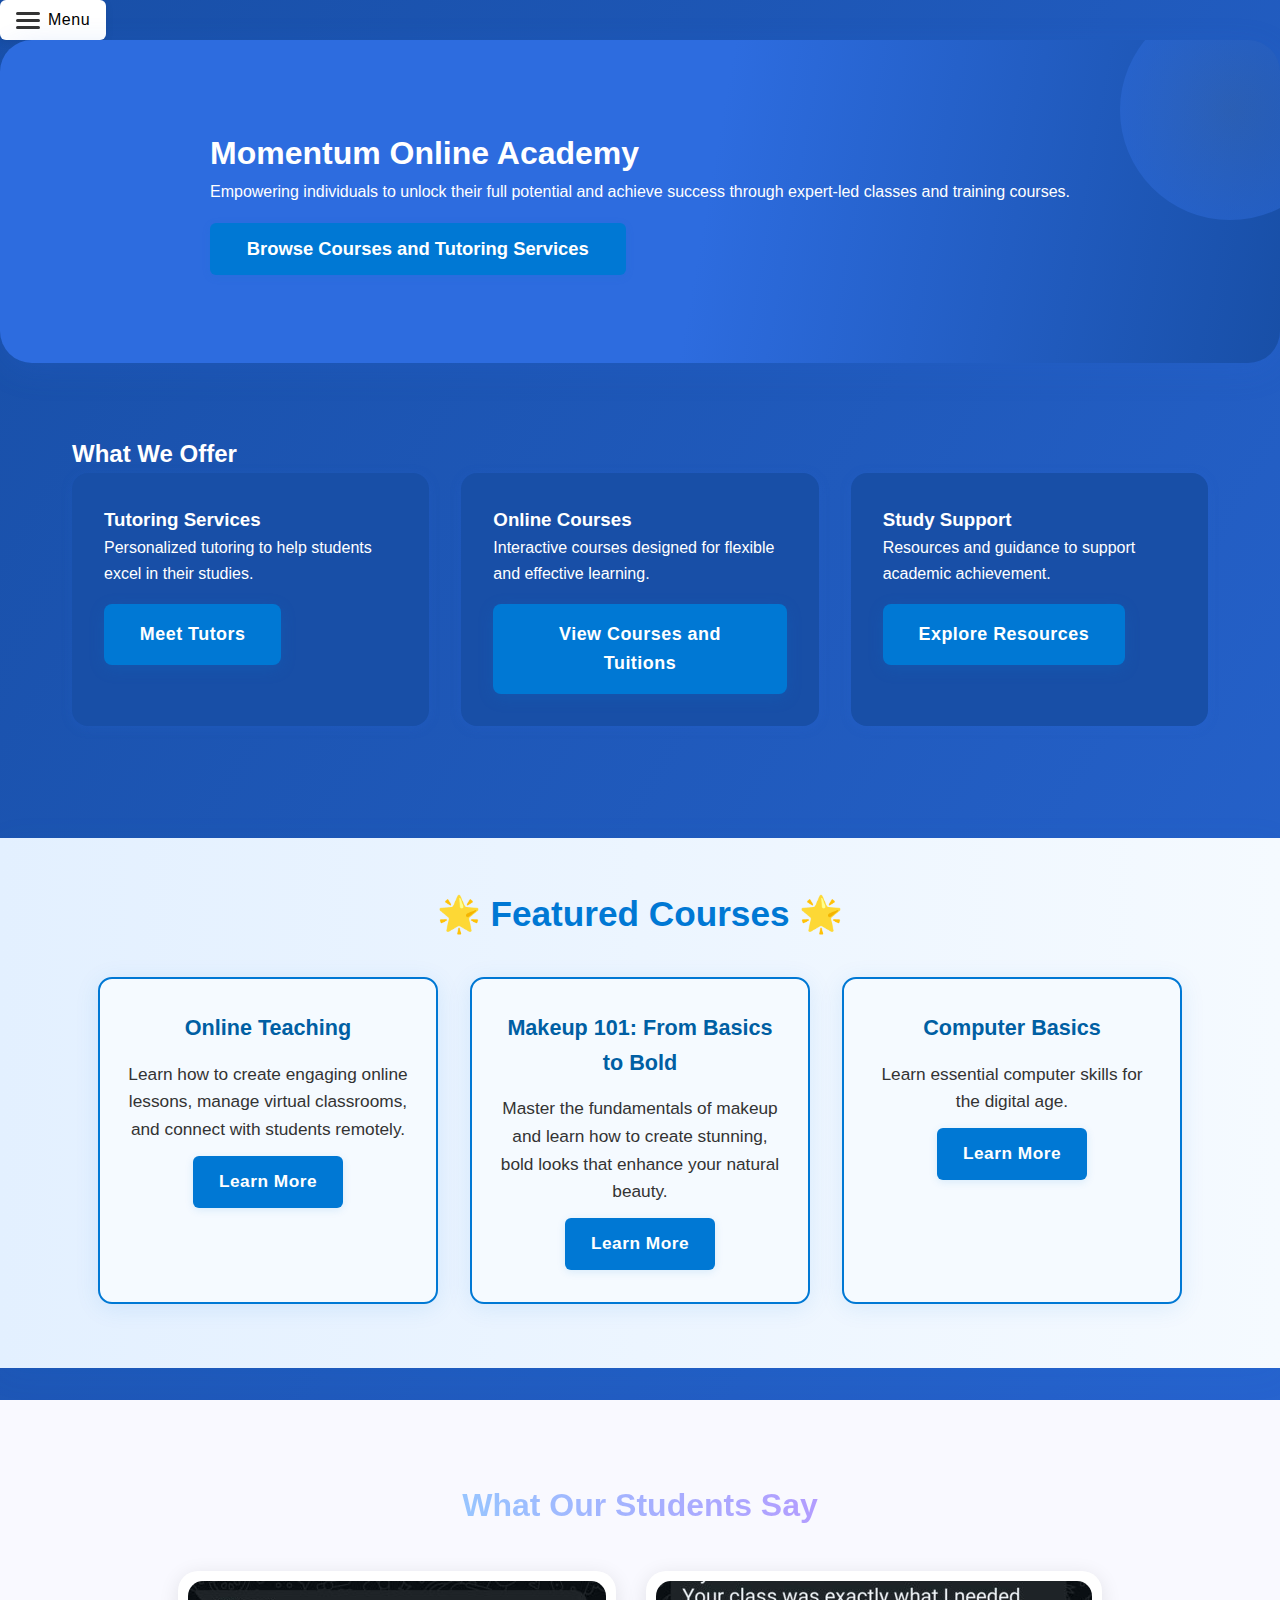
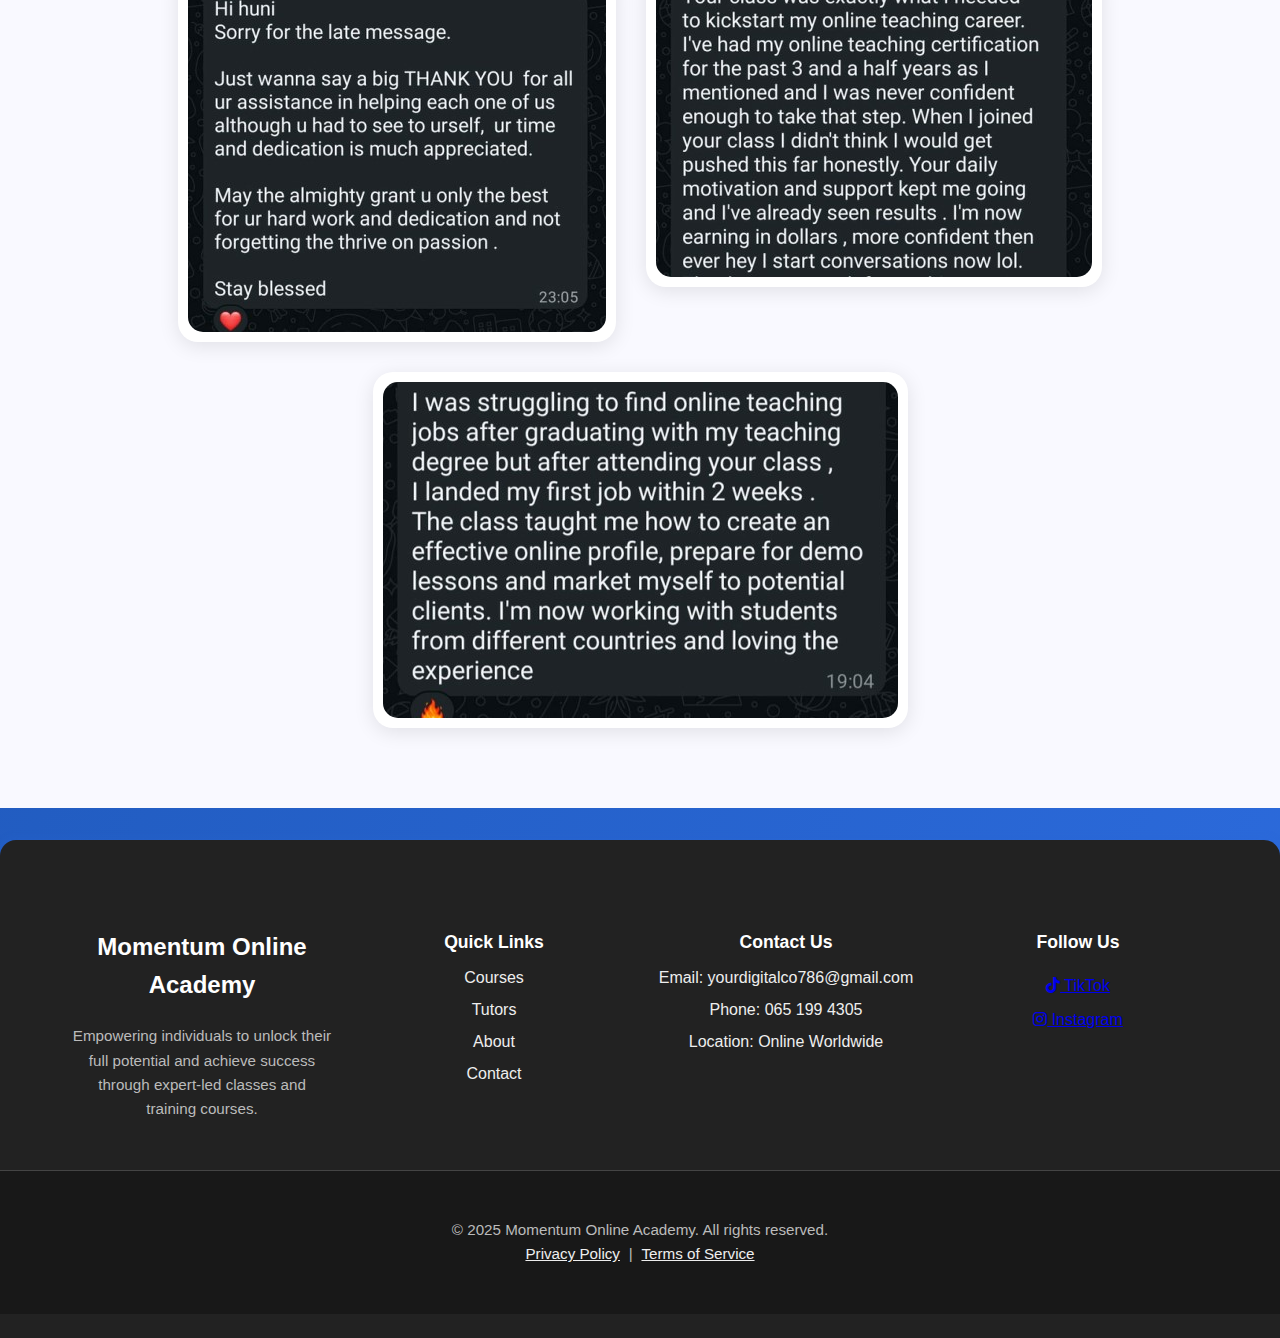
<file: index.html>
<!DOCTYPE html>
<html lang="en">
<head>
    <meta charset="UTF-8">
    <meta name="viewport" content="width=device-width, initial-scale=1.0">
    <title>Momentum Online Academy | Empowering individuals to unlock their full potential and achieve success through expert-led classes and training courses</title>
    <meta name="description" content="Momentum Online Academy offers tutoring, online courses, and study support to help students achieve their educational goals.">
    <meta name="author" content="Momentum Online Academy">
    <link rel="stylesheet" href="style.css">
    <link rel="icon" href="favicon.ico" type="image/x-icon">
    <link rel="stylesheet" href="https://cdnjs.cloudflare.com/ajax/libs/font-awesome/6.4.0/css/all.min.css">
    <script src="script.js"></script>
</head>
<body>
<!-- Navigation Bar (hidden on home, accessible via menu button) -->
<nav class="navbar" id="main-navbar" style="display: none;">
    <div class="container">
        <a href="index.html" class="logo">Momentum Online Academy</a>
        <ul class="nav-links">
            <li><a href="index.html">Home</a></li>
            <li><a href="courses.html">Courses and Tutoring</a></li>
            <li><a href="tutors.html">Tutors</a></li>
            <li><a href="about.html">About</a></li>
            <li><a href="contact.html">Contact</a></li>
        </ul>
    </div>
</nav>
<!-- Menu Button to show navbar -->
<button id="menu-btn" aria-label="Open navigation" class="menu-btn" tabindex="0">
    <span class="menu-icon">
        <span class="bar"></span>
        <span class="bar"></span>
        <span class="bar"></span>
    </span>
    <span class="menu-text">Menu</span>
</button>
<script>
    const menuBtn = document.getElementById('menu-btn');
    const navbar = document.getElementById('main-navbar');
    let menuOpen = false;

    menuBtn.onclick = function() {
        menuOpen = !menuOpen;
        navbar.style.display = menuOpen ? 'block' : 'none';
        menuBtn.classList.toggle('open', menuOpen);
    };

    menuBtn.onkeydown = function(e) {
        if (e.key === "Enter" || e.key === " ") {
            e.preventDefault();
            menuBtn.click();
        }
    };
</script>
<style>
.menu-btn {
    background: #fff;
    border: none;
    padding: 0.5em 1em;
    display: flex;
    align-items: center;
    cursor: pointer;
    border-radius: 6px;
    box-shadow: 0 2px 8px rgba(0,0,0,0.08);
    transition: background 0.2s;
    font-size: 1rem;
}
.menu-btn:focus {
    outline: 2px solid #0078d4;
}
.menu-icon {
    display: inline-block;
    width: 24px;
    height: 24px;
    margin-right: 8px;
    position: relative;
}
.menu-icon .bar {
    display: block;
    width: 100%;
    height: 3px;
    background: #333;
    margin: 4px 0;
    border-radius: 2px;
    transition: 0.3s;
}
.menu-btn.open .menu-icon .bar:nth-child(1) {
    transform: translateY(7px) rotate(45deg);
}
.menu-btn.open .menu-icon .bar:nth-child(2) {
    opacity: 0;
}
.menu-btn.open .menu-icon .bar:nth-child(3) {
    transform: translateY(-7px) rotate(-45deg);
}
.menu-text {
    font-weight: 500;
    letter-spacing: 0.5px;
}
</style>

<script>
    document.getElementById('menu-btn').onclick = function() {
        var navbar = document.getElementById('main-navbar');
        navbar.style.display = navbar.style.display === 'none' ? 'block' : 'none';
    };
</script>

<!-- Header / Hero -->
<header class="hero">
    <div class="container">
        <h1>Momentum Online Academy</h1>
        <p>Empowering individuals to unlock their full potential and achieve success through expert-led classes and training courses.</p>
        <button class="btn-primary" onclick="window.location.href='courses.html'" style="display:inline-block; font-size:1.15em; font-weight:bold; padding:0.8em 2em; background:#0078d4; color:#fff; border:none; border-radius:6px; box-shadow:0 2px 8px rgba(0,120,212,0.12); cursor:pointer; margin-top:1em; transition:background 0.2s;">
            Browse Courses and Tutoring Services
        </button>
    </div>
</header>

<!-- What We Offer -->
<section class="offer">
    <div class="container">
        <h2>What We Offer</h2>
        <div class="cards">
            <div class="card">
                <h3>Tutoring Services</h3>
                <p>Personalized tutoring to help students excel in their studies.</p>
                <a href="tutors.html" class="btn-secondary offer-btn">Meet Tutors</a>
            </div>
            <div class="card">
                <h3>Online Courses</h3>
                <p>Interactive courses designed for flexible and effective learning.</p>
                <a href="courses.html" class="btn-secondary offer-btn">View Courses and Tuitions</a>
            </div>
            <div class="card">
                <h3>Study Support</h3>
                <p>Resources and guidance to support academic achievement.</p>
                <a href="about.html" class="btn-secondary offer-btn">Explore Resources</a>
            </div>
        </div>
    </div>
</section>
<style>
    .offer .cards .offer-btn {
        background: #0078d4;
        color: #fff !important;
        font-weight: bold;
        border-radius: 8px;
        padding: 0.9em 2em;
        font-size: 1.12em;
        box-shadow: 0 4px 16px rgba(0,120,212,0.18);
        border: none;
        display: inline-block;
        margin-top: 1em;
        transition: background 0.2s, transform 0.2s, box-shadow 0.2s;
        text-align: center;
        text-decoration: none;
        letter-spacing: 0.5px;
    }
    .offer .cards .offer-btn:hover,
    .offer .cards .offer-btn:focus {
        background: #005fa3;
        color: #fff;
        transform: translateY(-2px) scale(1.07);
        box-shadow: 0 8px 32px rgba(0,120,212,0.25);
        outline: 2px solid #0078d4;
    }
</style>

<!-- Featured Courses -->
<section class="featured-courses">
    <div class="container">
        <h2 style="font-size:2.2em; color:#0078d4; text-align:center; margin-bottom:1em;">🌟 Featured Courses 🌟</h2>
        <div class="course-list" style="display:flex; gap:2em; flex-wrap:wrap; justify-content:center;">
            <div class="course-item" style="background:#f5faff; border:2px solid #0078d4; border-radius:14px; box-shadow:0 4px 24px rgba(0,120,212,0.10); padding:2em 1.5em; flex:1 1 260px; min-width:260px; max-width:340px; text-align:center; transition:transform 0.2s;">
                <h3 style="color:#005fa3; font-size:1.35em; margin-bottom:0.7em;">Online Teaching</h3>
                <p style="font-size:1.08em; color:#333;">Learn how to create engaging online lessons, manage virtual classrooms, and connect with students remotely.</p>
                <a href="courses.html" class="btn-secondary btn-learn-more">Learn More</a>
            </div>
            <div class="course-item" style="background:#f5faff; border:2px solid #0078d4; border-radius:14px; box-shadow:0 4px 24px rgba(0,120,212,0.10); padding:2em 1.5em; flex:1 1 260px; min-width:260px; max-width:340px; text-align:center; transition:transform 0.2s;">
                <h3 style="color:#005fa3; font-size:1.35em; margin-bottom:0.7em;">Makeup 101: From Basics to Bold</h3>
                <p style="font-size:1.08em; color:#333;">Master the fundamentals of makeup and learn how to create stunning, bold looks that enhance your natural beauty.</p>
                <a href="courses.html" class="btn-secondary btn-learn-more">Learn More</a>
            </div>
            <div class="course-item" style="background:#f5faff; border:2px solid #0078d4; border-radius:14px; box-shadow:0 4px 24px rgba(0,120,212,0.10); padding:2em 1.5em; flex:1 1 260px; min-width:260px; max-width:340px; text-align:center; transition:transform 0.2s;">
                <h3 style="color:#005fa3; font-size:1.35em; margin-bottom:0.7em;">Computer Basics</h3>
                <p style="font-size:1.08em; color:#333;">Learn essential computer skills for the digital age.</p>
                <a href="courses.html" class="btn-secondary btn-learn-more">Learn More</a>
            </div>
        </div>
    </div>
</section>
<style>
    .featured-courses {
        margin: 3em 0 2em 0;
        padding: 1em 0 2em 0;
        background: linear-gradient(90deg, #e3f0ff 0%, #f5faff 100%);
        box-shadow: 0 6px 32px rgba(0,120,212,0.07);
    }
    .featured-courses .course-list .course-item:hover {
        transform: translateY(-6px) scale(1.04);
        box-shadow: 0 8px 32px rgba(0,120,212,0.18);
        border-color: #005fa3;
    }
    .btn-learn-more {
        background: #0078d4;
        color: #fff !important;
        font-weight: bold;
        border-radius: 6px;
        padding: 0.7em 1.5em;
        font-size: 1.08em;
        box-shadow: 0 2px 8px rgba(0,120,212,0.12);
        border: none;
        display: inline-block;
        margin-top: 0.7em;
        transition: background 0.2s, transform 0.2s;
        text-align: center;
        text-decoration: none;
        letter-spacing: 0.5px;
    }
    .btn-learn-more:hover,
    .btn-learn-more:focus {
        background: #005fa3;
        color: #fff;
        transform: translateY(-2px) scale(1.05);
        outline: 2px solid #0078d4;
    }
    @media (max-width: 900px) {
        .featured-courses .course-list {
            flex-direction: column;
            gap: 1.5em;
        }
        .featured-courses .course-list .course-item {
            max-width: 100%;
        }
    }
</style>

  <!-- Testimonials -->
  <section class="testimonials">
  <h2>What Our Students Say</h2>
  <div class="testimonial-container">
    <div class="testimonial">
      <img src="images/testimonial1.jpg" alt="Student testimonial 1">
    </div>

    <div class="testimonial">
      <img src="images/testimonial2.jpg" alt="Student testimonial 2">
    </div>

    <div class="testimonial">
      <img src="images/testimonial3.jpg" alt="Student testimonial 3">
    </div>
  </div>
</section>
<style>
.testimonials {
  background: #f9f9ff;
  padding: 80px 20px;
  text-align: center;
}

.testimonials h2 {
  font-size: 2rem;
  margin-bottom: 40px;
  background: linear-gradient(90deg, #77f7ff, #d46bff);
  -webkit-background-clip: text;
  -webkit-text-fill-color: transparent;
}

.testimonial-container {
  display: flex;
  justify-content: center;
  align-items: flex-start;
  flex-wrap: wrap;
  gap: 30px;
}

.testimonial {
  background: white;
  border-radius: 20px;
  box-shadow: 0 4px 20px rgba(0, 0, 0, 0.1);
  overflow: hidden;
  transition: transform 0.3s ease, box-shadow 0.3s ease;
  padding: 10px;
}

.testimonial:hover {
  transform: translateY(-5px);
  box-shadow: 0 6px 25px rgba(0, 0, 0, 0.15);
}

.testimonial img {
  display: block;
  max-width: 100%;
  height: auto;
  border-radius: 15px;
}
@media (max-width: 768px) {
  .testimonial-container {
    flex-direction: column;
    align-items: center;
  }

  .testimonial {
    max-width: 90%;
  }
}
</style>


<!-- Footer -->
<footer class="site-footer">
    <div class="footer-top">
        <div class="container footer-grid">
            <div class="footer-brand">
                <a href="index.html" class="logo">Momentum Online Academy</a>
                <p class="footer-desc">Empowering individuals to unlock their full potential and achieve success through expert-led classes and training courses.</p>
            </div>
            <div class="footer-links">
                <h4>Quick Links</h4>
                <ul>
                    <li><a href="courses.html">Courses</a></li>
                    <li><a href="tutors.html">Tutors</a></li>
                    <li><a href="about.html">About</a></li>
                    <li><a href="contact.html">Contact</a></li>
                    
                </ul>
            </div>
            <div class="footer-contact">
                <h4>Contact Us</h4>
                <ul>
                    <li>Email: <a href="mailto:yourdigitalco786@gmail.com">yourdigitalco786@gmail.com</a></li>
                    <li>Phone: <a href="tel:0651994305">065 199 4305</a></li>
                    <li>Location: Online Worldwide</li>
                </ul>
            </div>
            <div class="footer-social">
                <h4>Follow Us</h4>
                <a href="https://www.tiktok.com/@yazy76" target="_blank" class="social-link">
    <i class="fab fa-tiktok"></i> TikTok
  </a>
                <a href="https://www.instagram.com/__yasmin_sayed__" target="_blank" class="social-link">
    <i class="fab fa-instagram"></i> Instagram
  </a>
            </div>
        </div>
    </div>
    <div class="footer-bottom">
        <div class="container">
            <p>&copy; 2025 Momentum Online Academy. All rights reserved.</p>
            <p>
                <a href="privacy.html">Privacy Policy</a> | 
                <a href="terms.html">Terms of Service</a>
            </p>
        </div>
    </div>
</footer>
<style>
    .site-footer {
        background: #222;
        color: #eee;
        font-size: 1rem;
        margin-top: 2em;
    }
    .footer-top {
        border-bottom: 1px solid #444;
        padding: 2em 0 1em 0;
    }
    .footer-grid {
        display: grid;
        grid-template-columns: repeat(auto-fit, minmax(220px, 1fr));
        gap: 2em;
        align-items: flex-start;
    }
    .footer-brand .logo {
        font-size: 1.5em;
        font-weight: bold;
        color: #fff;
        text-decoration: none;
        margin-bottom: 0.5em;
        display: inline-block;
    }
    .footer-desc {
        margin: 0.5em 0 0 0;
        color: #bbb;
        font-size: 0.95em;
    }
    .footer-links h4,
    .footer-contact h4,
    .footer-social h4 {
        margin-bottom: 0.5em;
        font-size: 1.1em;
        color: #fff;
    }
    .footer-links ul,
    .footer-contact ul {
        list-style: none;
        padding: 0;
        margin: 0;
    }
    .footer-links ul li,
    .footer-contact ul li {
        margin-bottom: 0.4em;
    }
    .footer-links a,
    .footer-contact a {
        color: #eee;
        text-decoration: none;
        transition: color 0.2s;
    }
    .footer-links a:hover,
    .footer-contact a:hover {
        color: #0078d4;
    }
    .footer-social {
        display: flex;
        flex-direction: column;
        gap: 0.5em;
    }
    .footer-social .social-icon {
        display: inline-block;
        margin-right: 0.5em;
        vertical-align: middle;
    }
    .footer-social img {
        width: 28px;
        height: 28px;
        filter: brightness(0) invert(1);
        transition: filter 0.2s;
    }
    .footer-social .social-icon:hover img {
        filter: brightness(0) invert(0.5) sepia(1) hue-rotate(180deg) saturate(2);
    }
    .footer-bottom {
        background: #181818;
        padding: 1em 0;
        text-align: center;
        font-size: 0.95em;
        color: #bbb;
    }
    .footer-bottom a {
        color: #eee;
        text-decoration: underline;
        margin: 0 0.3em;
        transition: color 0.2s;
    }
    .footer-bottom a:hover {
        color: #0078d4;
    }
    @media (max-width: 700px) {
        .footer-grid {
            grid-template-columns: 1fr;
            gap: 1.5em;
        }
        .footer-top {
            padding: 1.5em 0 0.5em 0;
        }
    }
</style>
</body>
</html>
</file>
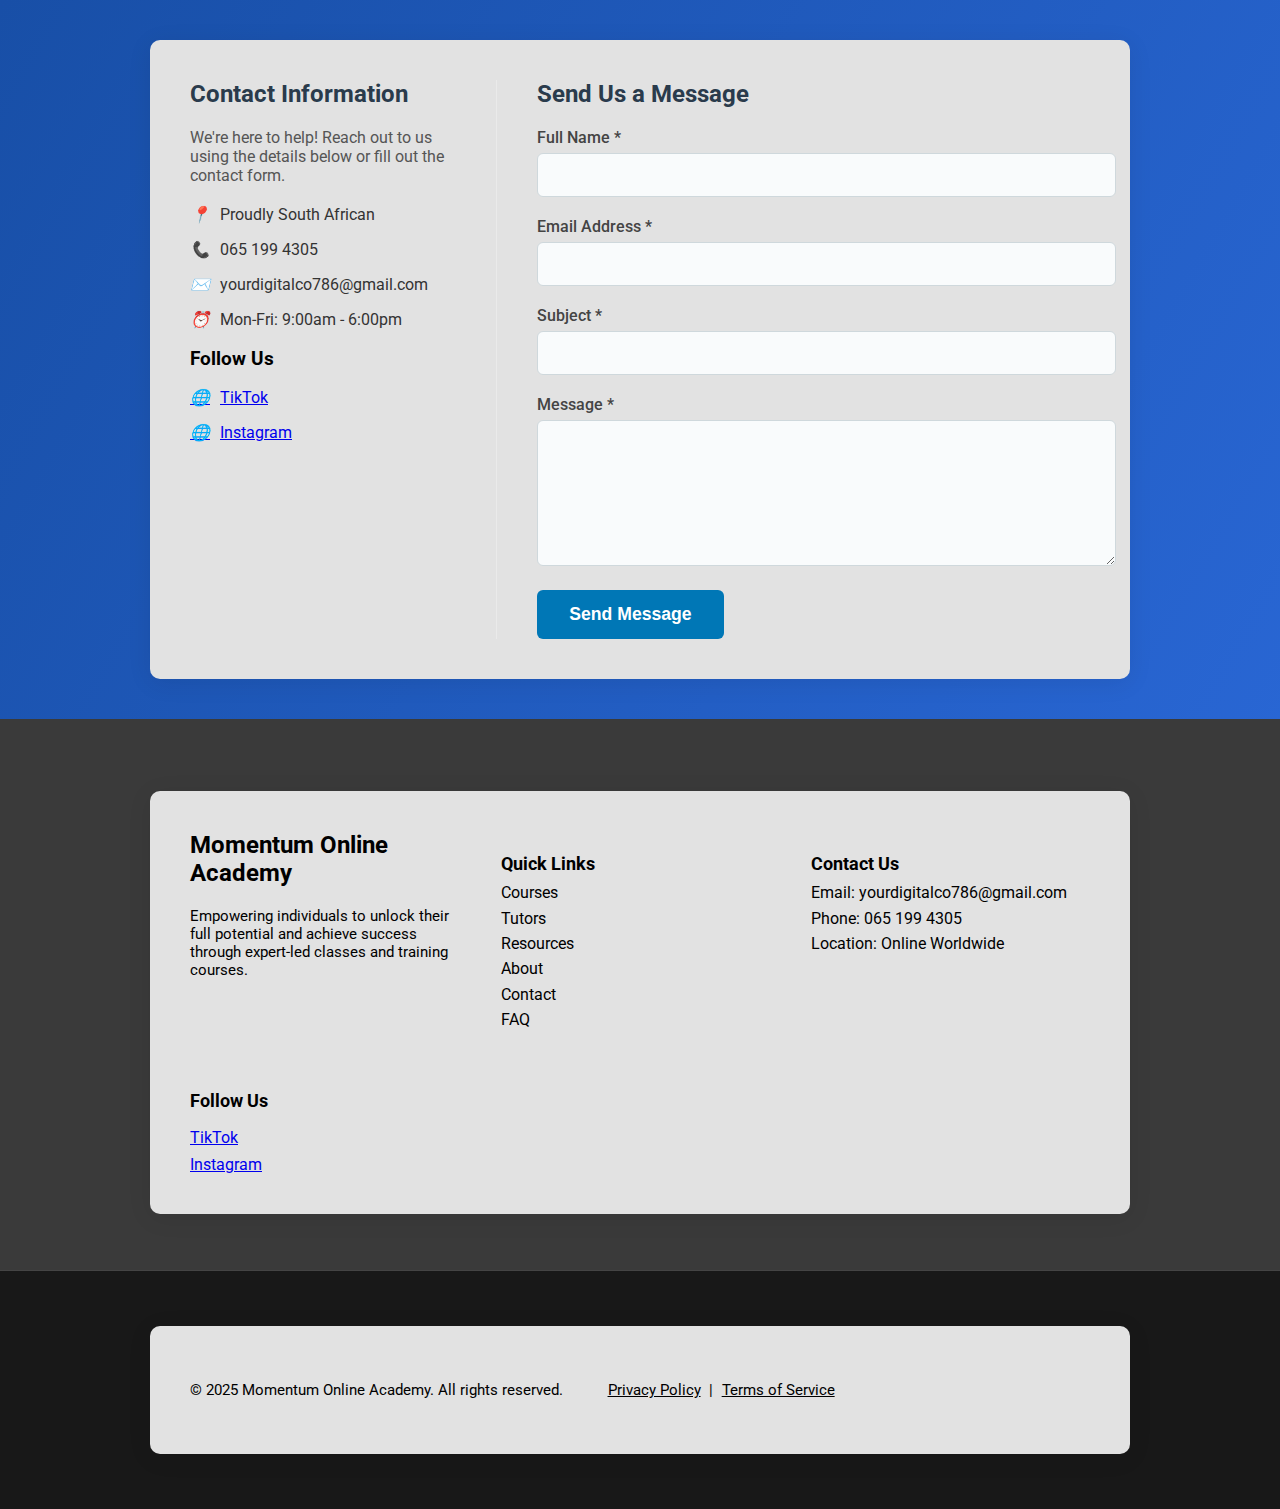
<file: contact.html>
<!DOCTYPE html>
<html lang="en">
<head>
    <meta charset="UTF-8">
    <meta name="viewport" content="width=device-width, initial-scale=1.0">
    <title>Contact Us | Momentum Online Academy</title>
    <link href="https://fonts.googleapis.com/css?family=Roboto:400,700&display=swap" rel="stylesheet">
    <style>
        body {
            font-family: 'Roboto', Arial, sans-serif;
            background: linear-gradient(120deg, #184fa7 0%, #2d6cdf 100%);
            margin: 0;
            padding: 0;
        }
        .container {
            max-width: 900px;
            margin: 40px auto;
            background: #e2e2e2;
            border-radius: 10px;
            box-shadow: 0 4px 24px rgba(0,0,0,0.08);
            padding: 40px;
            display: flex;
            gap: 40px;
        }
        .contact-info {
            flex: 1;
            padding-right: 30px;
            border-right: 1px solid #eaeaea;
        }
        .contact-info h2 {
            margin-top: 0;
            color: #2a3b4c;
        }
        .contact-info p {
            color: #555;
            margin-bottom: 20px;
        }
        .contact-info ul {
            list-style: none;
            padding: 0;
        }
        .contact-info li {
            margin-bottom: 16px;
            color: #333;
        }
        .contact-info li i {
            margin-right: 10px;
            color: #0077b6;
        }
        .contact-form {
            flex: 2;
        }
        .contact-form h2 {
            margin-top: 0;
            color: #2a3b4c;
        }
        .form-group {
            margin-bottom: 20px;
        }
        .form-group label {
            display: block;
            color: #444;
            margin-bottom: 6px;
            font-weight: 500;
        }
        .form-group input,
        .form-group textarea {
            width: 100%;
            padding: 12px;
            border: 1px solid #cfd8dc;
            border-radius: 6px;
            font-size: 1rem;
            background: #f9fbfc;
            transition: border-color 0.2s;
        }
        .form-group input:focus,
        .form-group textarea:focus {
            border-color: #0077b6;
            outline: none;
        }
        .form-group textarea {
            resize: vertical;
            min-height: 120px;
        }
        .form-group .error {
            color: #d32f2f;
            font-size: 0.95em;
            margin-top: 4px;
        }
        .submit-btn {
            background: #0077b6;
            color: #fff;
            border: none;
            padding: 14px 32px;
            border-radius: 6px;
            font-size: 1.1rem;
            cursor: pointer;
            font-weight: 700;
            transition: background 0.2s;
        }
        .submit-btn:hover {
            background: #005f8a;
        }
        .success-message {
            color: #388e3c;
            background: #e8f5e9;
            padding: 12px;
            border-radius: 6px;
            margin-bottom: 20px;
            display: none;
        }
        @media (max-width: 800px) {
            .container {
                flex-direction: column;
                padding: 20px;
            }
            .contact-info {
                padding-right: 0;
                border-right: none;
                margin-bottom: 30px;
            }
        }
    </style>
    <script>
        function validateForm(event) {
            event.preventDefault();
            let valid = true;
            const name = document.getElementById('name');
            const email = document.getElementById('email');
            const subject = document.getElementById('subject');
            const message = document.getElementById('message');
            const errors = {
                name: '',
                email: '',
                subject: '',
                message: ''
            };

            // Name validation
            if (name.value.trim() === '') {
                errors.name = 'Please enter your name.';
                valid = false;
            }

            // Email validation
            const emailPattern = /^[^\s@]+@[^\s@]+\.[^\s@]+$/;
            if (email.value.trim() === '') {
                errors.email = 'Please enter your email.';
                valid = false;
            } else if (!emailPattern.test(email.value.trim())) {
                errors.email = 'Please enter a valid email address.';
                valid = false;
            }

            // Subject validation
            if (subject.value.trim() === '') {
                errors.subject = 'Please enter a subject.';
                valid = false;
            }

            // Message validation
            if (message.value.trim() === '') {
                errors.message = 'Please enter your message.';
                valid = false;
            }

            // Display errors
            document.getElementById('error-name').textContent = errors.name;
            document.getElementById('error-email').textContent = errors.email;
            document.getElementById('error-subject').textContent = errors.subject;
            document.getElementById('error-message').textContent = errors.message;

            if (valid) {
                document.getElementById('success-message').style.display = 'block';
                event.target.reset();
                setTimeout(() => {
                    document.getElementById('success-message').style.display = 'none';
                }, 4000);
            }
        }
    </script>
</head>
<body>
    <div class="container">
        <div class="contact-info">
            <h2>Contact Information</h2>
            <p>We're here to help! Reach out to us using the details below or fill out the contact form.</p>
            <ul>
                <li><i>📍</i>Proudly South African</li>
                <li><i>📞</i>065 199 4305</li>
                <li><i>✉️</i>yourdigitalco786@gmail.com</li>
                <li><i>⏰</i>Mon-Fri: 9:00am - 6:00pm</li>
            </ul>
            <h3>Follow Us</h3>
            <ul>
                <li><a href="https://www.tiktok.com/@yazy76" target="_blank"><i>🌐</i>TikTok</a></li>
                <li><a href="https://www.instagram.com/__yasmin_sayed__" target="_blank"><i>🌐</i>Instagram</a></li>
            </ul>
        </div>
        <div class="contact-form">
            <h2>Send Us a Message</h2>
            <div id="success-message" class="success-message">Thank you! Your message has been sent.</div>
            <form onsubmit="validateForm(event)">
                <div class="form-group">
                    <label for="name">Full Name *</label>
                    <input type="text" id="name" name="name" autocomplete="name">
                    <div id="error-name" class="error"></div>
                </div>
                <div class="form-group">
                    <label for="email">Email Address *</label>
                    <input type="email" id="email" name="email" autocomplete="email">
                    <div id="error-email" class="error"></div>
                </div>
                <div class="form-group">
                    <label for="subject">Subject *</label>
                    <input type="text" id="subject" name="subject">
                    <div id="error-subject" class="error"></div>
                </div>
                <div class="form-group">
                    <label for="message">Message *</label>
                    <textarea id="message" name="message"></textarea>
                    <div id="error-message" class="error"></div>
                </div>
                <button type="submit" class="submit-btn" formaction="mailto:yourdigitalco786@gmail.com">Send Message</button>
            </form>
        </div>
    </div>
    <!-- Footer -->
<footer class="site-footer">
    <div class="footer-top">
        <div class="container footer-grid">
            <div class="footer-brand">
                <a href="index.html" class="logo">Momentum Online Academy</a>
                <p class="footer-desc">Empowering individuals to unlock their full potential and achieve success through expert-led classes and training courses.</p>
            </div>
            <div class="footer-links">
                <h4>Quick Links</h4>
                <ul>
                    <li><a href="courses.html">Courses</a></li>
                    <li><a href="tutors.html">Tutors</a></li>
                    <li><a href="resources.html">Resources</a></li>
                    <li><a href="about.html">About</a></li>
                    <li><a href="contact.html">Contact</a></li>
                    <li><a href="faq.html">FAQ</a></li>
                </ul>
            </div>
            <div class="footer-contact">
                <h4>Contact Us</h4>
                <ul>
                    <li>Email: <a href="mailto:yourdigitalco786@gmail.com">yourdigitalco786@gmail.com</a></li>
                    <li>Phone: <a href="tel:0651994305">065 199 4305</a></li>
                    <li>Location: Online Worldwide</li>
                </ul>
            </div>
            <div class="footer-social">
                <h4>Follow Us</h4>
                <a href="https://www.tiktok.com/@yazy76" target="_blank" class="social-link">
    <i class="fab fa-tiktok"></i> TikTok
  </a>
                <a href="https://www.instagram.com/__yasmin_sayed__" target="_blank" class="social-link">
    <i class="fab fa-instagram"></i> Instagram
  </a>
            </div>
        </div>
    </div>
    <div class="footer-bottom">
        <div class="container">
            <p>&copy; 2025 Momentum Online Academy. All rights reserved.</p>
            <p>
                <a href="privacy.html">Privacy Policy</a> | 
                <a href="terms.html">Terms of Service</a>
            </p>
        </div>
    </div>
</footer>
<style>
    .site-footer {
        background: #3a3a3a;
        color: #000000;
        font-size: 1rem;
        margin-top: 2em;
    }
    .footer-top {
        border-bottom: 1px solid #444;
        padding: 2em 0 1em 0;
    }
    .footer-grid {
        display: grid;
        grid-template-columns: repeat(auto-fit, minmax(220px, 1fr));
        gap: 2em;
        align-items: flex-start;
    }
    .footer-brand .logo {
        font-size: 1.5em;
        font-weight: bold;
        color: #000000;
        text-decoration: none;
        margin-bottom: 0.5em;
        display: inline-block;
    }
    .footer-desc {
        margin: 0.5em 0 0 0;
        color: #000000;
        font-size: 0.95em;
    }
    .footer-links h4,
    .footer-contact h4,
    .footer-social h4 {
        margin-bottom: 0.5em;
        font-size: 1.1em;
        color: #000000;
    }
    .footer-links ul,
    .footer-contact ul {
        list-style: none;
        padding: 0;
        margin: 0;
    }
    .footer-links ul li,
    .footer-contact ul li {
        margin-bottom: 0.4em;
    }
    .footer-links a,
    .footer-contact a {
        color: #000000;
        text-decoration: none;
        transition: color 0.2s;
    }
    .footer-links a:hover,
    .footer-contact a:hover {
        color: #0078d4;
    }
    .footer-social {
        display: flex;
        flex-direction: column;
        gap: 0.5em;
    }
    .footer-social .social-icon {
        display: inline-block;
        margin-right: 0.5em;
        vertical-align: middle;
    }
    .footer-social img {
        width: 28px;
        height: 28px;
        filter: brightness(0) invert(1);
        transition: filter 0.2s;
    }
    .footer-social .social-icon:hover img {
        filter: brightness(0) invert(0.5) sepia(1) hue-rotate(180deg) saturate(2);
    }
    .footer-bottom {
        background: #181818;
        padding: 1em 0;
        text-align: center;
        font-size: 0.95em;
        color: #000000;
    }
    .footer-bottom a {
        color: #000000;
        text-decoration: underline;
        margin: 0 0.3em;
        transition: color 0.2s;
    }
    .footer-bottom a:hover {
        color: #0078d4;
    }
    @media (max-width: 700px) {
        .footer-grid {
            grid-template-columns: 1fr;
            gap: 1.5em;
        }
        .footer-top {
            padding: 1.5em 0 0.5em 0;
        }
    }
</style>    
</body>
</html>
</file>
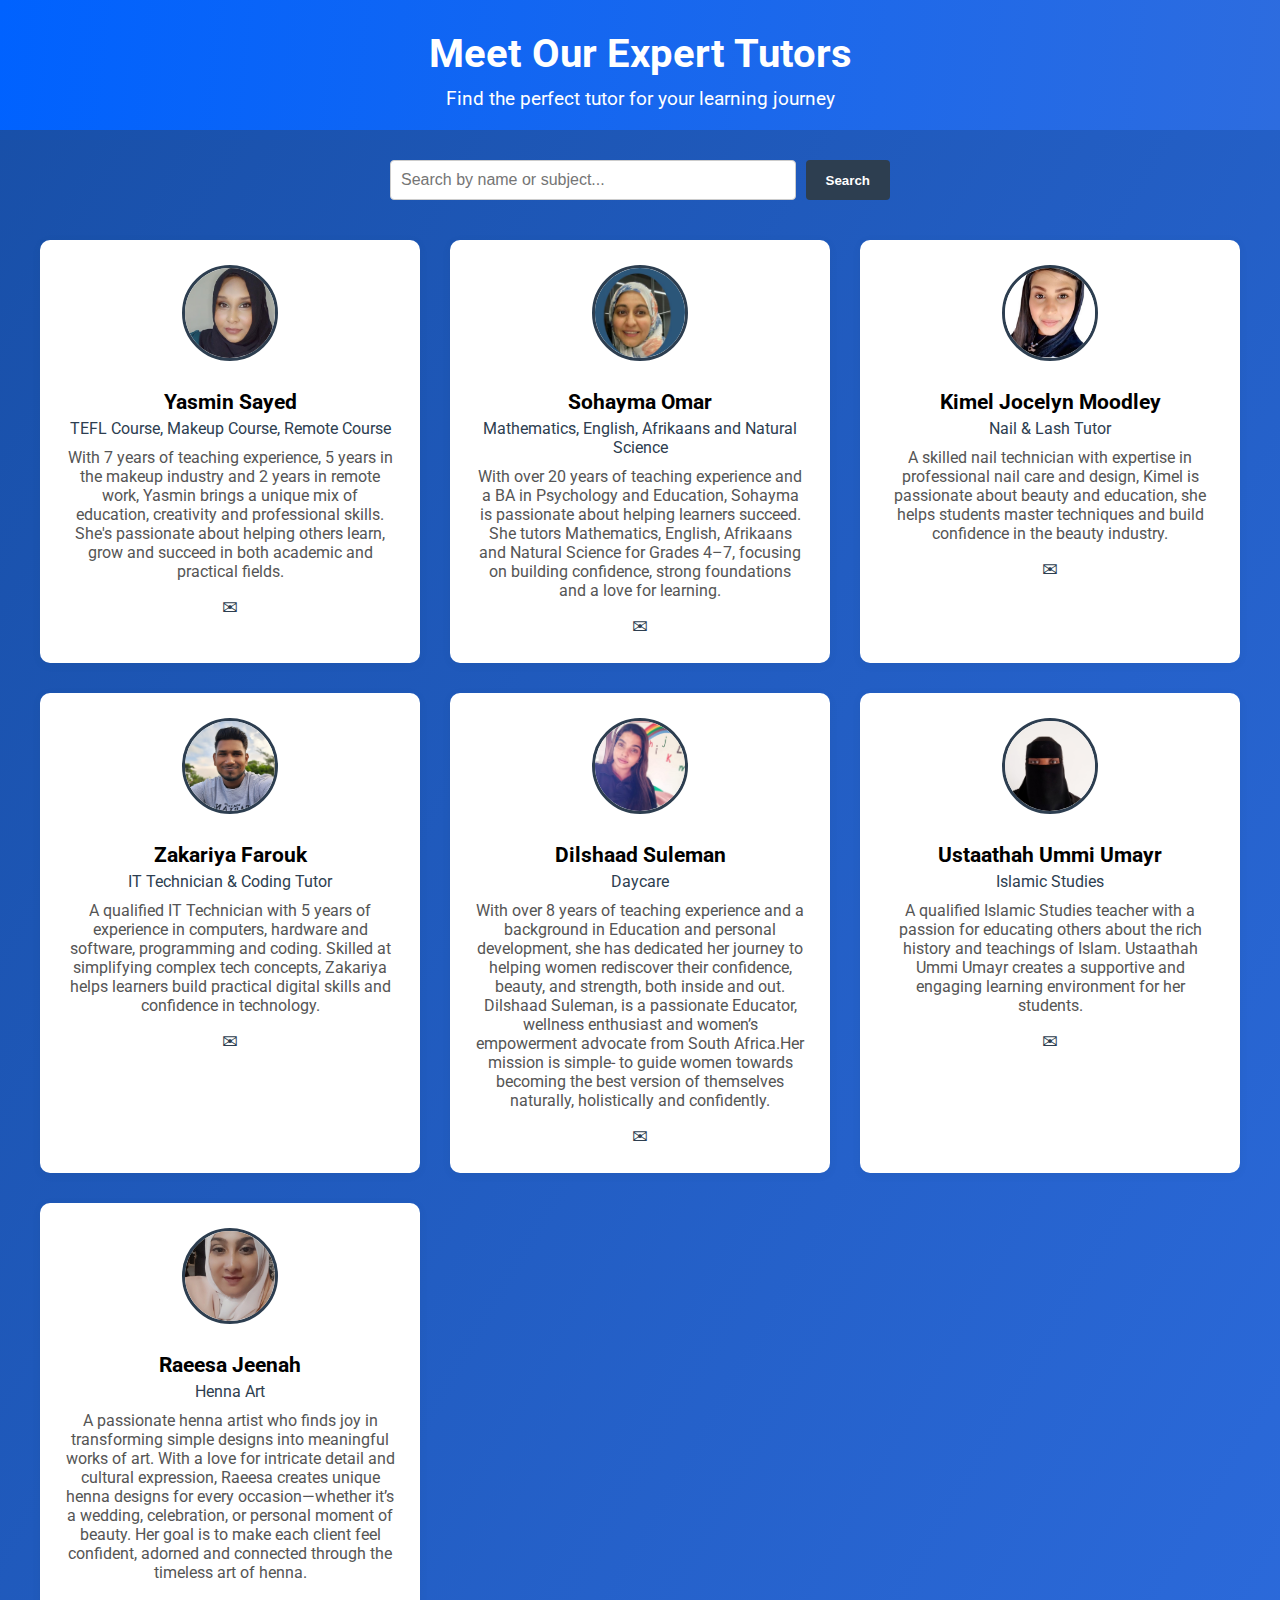
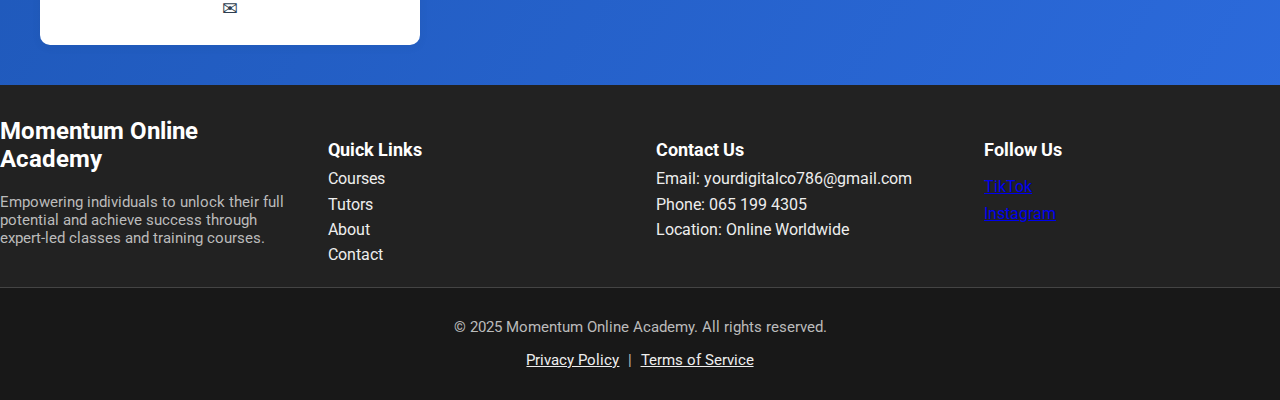
<file: tutors.html>
<!DOCTYPE html>
<html lang="en">
<head>
    <meta charset="UTF-8">
    <meta name="viewport" content="width=device-width, initial-scale=1.0">
    <title>Our Tutors | Academy Website</title>
    <link href="https://fonts.googleapis.com/css?family=Roboto:400,700&display=swap" rel="stylesheet">
    <style>
        
        body {
            font-family: 'Roboto', Arial, sans-serif;
            background:
                linear-gradient(120deg, #184fa7 0%, #2d6cdf 100%),
                url('https://images.unsplash.com/photo-1532012197267-da84d127e765?q=80&w=1287&auto=format&fit=crop&ixlib=rb-4.1.0&ixid=M3wxMjA3fDB8MHxwaG90by1wYWdlfHx8fGVufDB8fHx8fA%3D%3D') center/cover no-repeat;
            margin: 0;
            padding: 0;
        }
        header {
            background: -webkit-gradient(linear, left top, right bottom, from(#0062ff), to(#2d6cdf));
            color: #fff;
            padding: 30px 0 20px 0;
            text-align: center;
        }
        header h1 {
            margin: 0;
            font-size: 2.5em;
            font-weight: 700;
        }
        header p {
            margin: 10px 0 0 0;
            font-size: 1.2em;
            font-weight: 400;
        }
        .search-bar {
            max-width: 500px;
            margin: 30px auto 0 auto;
            display: flex;
            gap: 10px;
        }
        .search-bar input {
            flex: 1;
            padding: 10px;
            font-size: 1em;
            border: 1px solid #ccc;
            border-radius: 4px;
        }
        .search-bar button {
            padding: 10px 20px;
            background: #2d3e50;
            color: #fff;
            border: none;
            border-radius: 4px;
            cursor: pointer;
            font-weight: 700;
        }
        .tutors-grid {
            display: grid;
            grid-template-columns: repeat(auto-fit, minmax(280px, 1fr));
            gap: 30px;
            max-width: 1200px;
            margin: 40px auto;
            padding: 0 20px;
        }
        .tutor-card {
            background: #fff;
            border-radius: 10px;
            box-shadow: 0 2px 8px rgba(44, 62, 80, 0.08);
            padding: 25px;
            text-align: center;
            transition: box-shadow 0.2s;
        }
        .tutor-card:hover {
            box-shadow: 0 6px 20px rgba(44, 62, 80, 0.15);
        }
        .tutor-photo {
            width: 90px;
            height: 90px;
            border-radius: 50%;
            object-fit: cover;
            margin-bottom: 15px;
            border: 3px solid #2d3e50;
        }
        .tutor-name {
            font-size: 1.3em;
            font-weight: 700;
            margin: 10px 0 5px 0;
        }
        .tutor-subjects {
            color: #2d3e50;
            font-size: 1em;
            margin-bottom: 10px;
        }
        .tutor-bio {
            font-size: 0.98em;
            color: #555;
            margin-bottom: 15px;
        }
        .tutor-contact {
            display: flex;
            justify-content: center;
            gap: 15px;
        }
        .tutor-contact a {
            color: #2d3e50;
            text-decoration: none;
            font-size: 1.2em;
            transition: color 0.2s;
        }
        .tutor-contact a:hover {
            color: #0077cc;
        }
        @media (max-width: 600px) {
            header h1 {
                font-size: 1.5em;
            }
            .tutors-grid {
                gap: 15px;
            }
        }
    </style>
    <script>
        document.addEventListener('DOMContentLoaded', function() {
            const searchInput = document.getElementById('searchInput');
            const tutorCards = document.querySelectorAll('.tutor-card');
            document.getElementById('searchBtn').addEventListener('click', function() {
                const query = searchInput.value.toLowerCase();
                tutorCards.forEach(card => {
                    const name = card.querySelector('.tutor-name').textContent.toLowerCase();
                    const subjects = card.querySelector('.tutor-subjects').textContent.toLowerCase();
                    if (name.includes(query) || subjects.includes(query)) {
                        card.style.display = '';
                    } else {
                        card.style.display = 'none';
                    }
                });
            });
            searchInput.addEventListener('keyup', function(e) {
                if (e.key === 'Enter') {
                    document.getElementById('searchBtn').click();
                }
            });
        });
    </script>
</head>
<body>
    <header>
        <h1>Meet Our Expert Tutors</h1>
        <p>Find the perfect tutor for your learning journey</p>
    </header>
    <div class="search-bar">
        <input type="text" id="searchInput" placeholder="Search by name or subject...">
        <button id="searchBtn">Search</button>
    </div>
    <section class="tutors-grid">
        <!-- Tutor Card Example -->
        <div class="tutor-card">
            <img src="images/yasmin.jpg" alt="Yasmin Sayed" class="tutor-photo">
            <div class="tutor-name">Yasmin Sayed</div>
            <div class="tutor-subjects">TEFL Course, Makeup Course, Remote Course</div>
            <div class="tutor-bio">
                With 7 years of teaching experience, 5 years in the makeup industry and 2 years in remote work, Yasmin brings a unique mix of education, creativity and professional skills. She's passionate about helping others learn, grow and succeed in both academic and practical fields.
            </div>
            <div class="tutor-contact">
                <a href="mailto:yourdigitalco786@gmail.com" title="Email Yasmin">&#9993;</a>
            </div>
        </div>
        <div class="tutor-card">
            <img src="images/sohayma.jpg" alt="Sohayma Omar" class="tutor-photo">
            <div class="tutor-name">Sohayma Omar</div>
            <div class="tutor-subjects">Mathematics, English, Afrikaans and Natural Science</div>
            <div class="tutor-bio">
                With over 20 years of teaching experience and a BA in Psychology and Education, Sohayma is passionate about helping learners succeed. She tutors Mathematics, English, Afrikaans and Natural Science for Grades 4–7, focusing on building confidence, strong foundations and a love for learning.
            </div>
            <div class="tutor-contact">
                <a href="mailto:yourdigitalco786@gmail.com" title="Email Sohayma">&#9993;</a>
            </div>
        </div>
        <div class="tutor-card">
            <img src="images/kimel.jpg" alt="Kimel Jocelyn Moodley" class="tutor-photo">
            <div class="tutor-name">Kimel Jocelyn Moodley</div>
            <div class="tutor-subjects">Nail & Lash Tutor</div>
            <div class="tutor-bio">
                A skilled nail technician with expertise in professional nail care and design, Kimel is passionate about beauty and education, she helps students master techniques and build confidence in the beauty industry.
            </div>
            <div class="tutor-contact">
                <a href="mailto:yourdigitalco786@gmail.com" title="Email Kimel">&#9993;</a>
            </div>
        </div>
        <div class="tutor-card">
            <img src="images/zakariya.jpg" alt="Zakariya Farouk" class="tutor-photo">
            <div class="tutor-name">Zakariya Farouk</div>
            <div class="tutor-subjects">IT Technician & Coding Tutor</div>
            <div class="tutor-bio">
                A qualified IT Technician with 5 years of experience in computers, hardware and software, programming and coding. Skilled at simplifying complex tech concepts, Zakariya helps learners build practical digital skills and confidence in technology.
            </div>
            <div class="tutor-contact">
                <a href="mailto:yourdigitalco786@gmail.com" title="Email Zakariya">&#9993;</a>
            </div>
              </div>
          <div class="tutor-card">
            <img src="images/Dilshaad Suleman.jpg" alt="Dilshaad Suleman" class="tutor-photo">
            <div class="tutor-name">Dilshaad Suleman</div>
            <div class="tutor-subjects">Daycare</div>
            <div class="tutor-bio">
                With over 8 years of teaching experience and a background in Education and personal development, she has dedicated her journey to helping women rediscover their confidence, beauty, and strength, both inside and out. Dilshaad Suleman, is a passionate Educator, wellness enthusiast and women’s empowerment advocate from South Africa.Her mission is simple- to guide women towards becoming the best version of themselves naturally, holistically and confidently.
            </div>
            <div class="tutor-contact">
                <a href="mailto:yourdigitalco786@gmail.com" title="Email Dilshaad Suleman">&#9993;</a>
            </div>
        </div>
          <div class="tutor-card">
            <img src="images/Ustaathah.jpg" alt="Ustaathah Ummi Umayr" class="tutor-photo">
            <div class="tutor-name">Ustaathah Ummi Umayr</div>
            <div class="tutor-subjects">Islamic Studies</div>
            <div class="tutor-bio">
                A qualified Islamic Studies teacher with a passion for educating others about the rich history and teachings of Islam. Ustaathah Ummi Umayr creates a supportive and engaging learning environment for her students.
            </div>
            <div class="tutor-contact">
                <a href="mailto:yourdigitalco786@gmail.com" title="Email Ustaathah Ummi Umayr">&#9993;</a>
            </div>
            </div>
          <div class="tutor-card">
            <img src="images/Raeesa Jeenah.jpg" alt="Raeesa Jeenah" class="tutor-photo">
            <div class="tutor-name">Raeesa Jeenah </div>
            <div class="tutor-subjects">Henna Art</div>
            <div class="tutor-bio">
                A passionate henna artist who finds joy in transforming simple designs into meaningful works of art. With a love for intricate detail and cultural expression, Raeesa creates unique henna designs for every occasion—whether it’s a wedding, celebration, or personal moment of beauty. Her goal is to make each client feel confident, adorned and connected through the timeless art of henna.
            </div>
            <div class="tutor-contact">
                <a href="mailto:yourdigitalco786@gmail.com" title="Email Raeesa Jeenah">&#9993;</a>
            </div>
        </div>
        <!-- Add more tutor cards as needed -->
    </section>

    <!-- Footer -->
<footer class="site-footer">
    <div class="footer-top">
        <div class="container footer-grid">
            <div class="footer-brand">
                <a href="index.html" class="logo">Momentum Online Academy</a>
                <p class="footer-desc">Empowering individuals to unlock their full potential and achieve success through expert-led classes and training courses.</p>
            </div>
            <div class="footer-links">
                <h4>Quick Links</h4>
                <ul>
                    <li><a href="courses.html">Courses</a></li>
                    <li><a href="tutors.html">Tutors</a></li>
                    <li><a href="about.html">About</a></li>
                    <li><a href="contact.html">Contact</a></li>
                </ul>
            </div>
            <div class="footer-contact">
                <h4>Contact Us</h4>
                <ul>
                    <li>Email: <a href="mailto:yourdigitalco786@gmail.com">yourdigitalco786@gmail.com</a></li>
                    <li>Phone: <a href="tel:0651994305">065 199 4305</a></li>
                    <li>Location: Online Worldwide</li>
                </ul>
            </div>
            <div class="footer-social">
                <h4>Follow Us</h4>
                <a href="https://www.tiktok.com/@yazy76" target="_blank" class="social-link">
    <i class="fab fa-tiktok"></i> TikTok
  </a>
                <a href="https://www.instagram.com/__yasmin_sayed__" target="_blank" class="social-link">
    <i class="fab fa-instagram"></i> Instagram
  </a>
            </div>
        </div>
    </div>
    <div class="footer-bottom">
        <div class="container">
            <p>&copy; 2025 Momentum Online Academy. All rights reserved.</p>
            <p>
                <a href="privacy.html">Privacy Policy</a> | 
                <a href="terms.html">Terms of Service</a>
            </p>
        </div>
    </div>
</footer>
<style>
    .site-footer {
        background: #222;
        color: #eee;
        font-size: 1rem;
        margin-top: 2em;
    }
    .footer-top {
        border-bottom: 1px solid #444;
        padding: 2em 0 1em 0;
    }
    .footer-grid {
        display: grid;
        grid-template-columns: repeat(auto-fit, minmax(220px, 1fr));
        gap: 2em;
        align-items: flex-start;
    }
    .footer-brand .logo {
        font-size: 1.5em;
        font-weight: bold;
        color: #fff;
        text-decoration: none;
        margin-bottom: 0.5em;
        display: inline-block;
    }
    .footer-desc {
        margin: 0.5em 0 0 0;
        color: #bbb;
        font-size: 0.95em;
    }
    .footer-links h4,
    .footer-contact h4,
    .footer-social h4 {
        margin-bottom: 0.5em;
        font-size: 1.1em;
        color: #fff;
    }
    .footer-links ul,
    .footer-contact ul {
        list-style: none;
        padding: 0;
        margin: 0;
    }
    .footer-links ul li,
    .footer-contact ul li {
        margin-bottom: 0.4em;
    }
    .footer-links a,
    .footer-contact a {
        color: #eee;
        text-decoration: none;
        transition: color 0.2s;
    }
    .footer-links a:hover,
    .footer-contact a:hover {
        color: #0078d4;
    }
    .footer-social {
        display: flex;
        flex-direction: column;
        gap: 0.5em;
    }
    .footer-social .social-icon {
        display: inline-block;
        margin-right: 0.5em;
        vertical-align: middle;
    }
    .footer-social img {
        width: 28px;
        height: 28px;
        filter: brightness(0) invert(1);
        transition: filter 0.2s;
    }
    .footer-social .social-icon:hover img {
        filter: brightness(0) invert(0.5) sepia(1) hue-rotate(180deg) saturate(2);
    }
    .footer-bottom {
        background: #181818;
        padding: 1em 0;
        text-align: center;
        font-size: 0.95em;
        color: #bbb;
    }
    .footer-bottom a {
        color: #eee;
        text-decoration: underline;
        margin: 0 0.3em;
        transition: color 0.2s;
    }
    .footer-bottom a:hover {
        color: #0078d4;
    }
    @media (max-width: 700px) {
        .footer-grid {
            grid-template-columns: 1fr;
            gap: 1.5em;
        }
        .footer-top {
            padding: 1.5em 0 0.5em 0;
        }
    }
</style>
</body>
</html>
</file>
<file: style.css>
/* Reset some default styles */
* {
    margin: 0;
    padding: 0;
    box-sizing: border-box;
}

/* Body styling */
body {
    font-family: 'Inter', 'Segoe UI', Arial, sans-serif;
    background: 
        linear-gradient(120deg, #184fa7 0%, #2d6cdf 100%),
        url('https://images.unsplash.com/photo-1532012197267-da84d127e765?q=80&w=1287&auto=format&fit=crop&ixlib=rb-4.1.0&ixid=M3wxMjA3fDB8MHxwaG90by1wYWdlfHx8fGVufDB8fHx8fA%3D%3D') center/cover no-repeat;
    color: #fff;
    line-height: 1.6;
    min-height: 100vh;
    background-blend-mode: overlay;
}

/* Container */
.container {
    max-width: 1200px;
    margin: 0 auto;
    padding: 2rem;
}

/* Header */
header {
    background: linear-gradient(90deg, #184fa7 60%, #2d6cdf 100%);
    box-shadow: 0 4px 16px rgba(45,108,223,0.18);
    padding: 2rem 2rem 1.5rem 2rem;
    margin-bottom: 2.5rem;
    border-radius: 0 0 2rem 2rem;
    display: flex;
    align-items: center;
    justify-content: space-between;
    position: relative;
    z-index: 2;
}

header .logo {
    font-size: 2rem;
    font-weight: 700;
    color: #fff;
    letter-spacing: 2px;
    text-transform: uppercase;
    text-shadow: 0 2px 8px rgba(45,108,223,0.18);
}

nav {
    display: flex;
    gap: 2rem;
    margin-top: 1rem;
    align-items: center;
    justify-content: flex-end;
    background: rgba(45,108,223,0.18);
    padding: 0.75rem 2rem;
    border-radius: 2rem;
    box-shadow: 0 2px 8px rgba(45,108,223,0.18);
}

nav a {
    position: relative;
    color: #fff;
    text-decoration: none;
    font-weight: 600;
    font-size: 1.08rem;
    padding: 0.5rem 1.2rem;
    border-radius: 1.5rem;
    transition: 
        color 0.2s,
        background 0.2s,
        box-shadow 0.2s;
}

nav a::after {
    content: '';
    display: block;
    position: absolute;
    left: 50%;
    bottom: 0.3rem;
    transform: translateX(-50%) scaleX(0);
    width: 70%;
    height: 2px;
    background: #fff;
    border-radius: 2px;
    transition: transform 0.3s cubic-bezier(.4,0,.2,1);
}

nav a:hover,
nav a:focus {
    color: #184fa7;
    background: #fff;
    box-shadow: 0 2px 12px rgba(45,108,223,0.22);
}

nav a:hover::after,
nav a:focus::after {
    transform: translateX(-50%) scaleX(1);
    background: #184fa7;
}

@media (max-width: 600px) {
    nav {
        flex-direction: column;
        gap: 1rem;
        padding: 0.5rem 1rem;
        border-radius: 1rem;
    }
    nav a {
        font-size: 1rem;
        padding: 0.5rem 1rem;
    }
}

/* Hero Section */
.hero {
    display: flex;
    align-items: center;
    justify-content: space-between;
    background: linear-gradient(100deg, #2d6cdf 55%, #184fa7 100%);
    border-radius: 2rem;
    padding: 3.5rem 3rem;
    margin-bottom: 2.5rem;
    box-shadow: 0 8px 32px rgba(45,108,223,0.16);
    position: relative;
    overflow: hidden;
}

.hero::before {
    content: '';
    position: absolute;
    top: -40px;
    right: -60px;
    width: 220px;
    height: 220px;
    background: radial-gradient(circle, #fff2 0%, #2d6cdf 80%);
    border-radius: 50%;
    z-index: 0;
    opacity: 0.5;
}

.hero-content {
    max-width: 600px;
    z-index: 1;
}

.hero-title {
    font-size: 3rem;
    font-weight: 800;
    color: #fff;
    margin-bottom: 1.2rem;
    text-shadow: 0 4px 16px rgba(45,108,223,0.22);
    letter-spacing: 1px;
    line-height: 1.15;
}

.hero-desc {
    font-size: 1.25rem;
    margin-bottom: 2.2rem;
    color: #e3eeff;
    line-height: 1.7;
    font-weight: 500;
}

.hero-btn {
    display: inline-block;
    background: linear-gradient(90deg, #fff 60%, #e3eeff 100%);
    color: #184fa7;
    padding: 0.85rem 2.2rem;
    border-radius: 2.5rem;
    font-size: 1.15rem;
    font-weight: 700;
    box-shadow: 0 4px 16px rgba(45,108,223,0.14);
    text-decoration: none;
    transition: 
        background 0.2s,
        color 0.2s,
        box-shadow 0.2s;
    border: none;
    outline: none;
}

.hero-btn:hover,
.hero-btn:focus {
    background: linear-gradient(90deg, #184fa7 60%, #2d6cdf 100%);
    color: #fff;
    box-shadow: 0 8px 32px rgba(45,108,223,0.22);
}

@media (max-width: 900px) {
    .hero {
        flex-direction: column;
        text-align: center;
        padding: 2.5rem 1.2rem;
    }
    .hero-content {
        max-width: 100%;
    }
    .hero-title {
        font-size: 2.2rem;
    }
}

/* Cards / Features */
.cards {
    display: grid;
    grid-template-columns: repeat(auto-fit, minmax(280px, 1fr));
    gap: 2rem;
    margin-bottom: 2rem;
}

.card {
    background: #184fa7;
    border-radius: 1rem;
    box-shadow: 0 2px 12px rgba(45,108,223,0.18);
    padding: 2rem;
    transition: transform 0.2s, box-shadow 0.2s;
    color: #fff;
}

.card:hover {
    transform: translateY(-6px) scale(1.03);
    box-shadow: 0 6px 24px rgba(45,108,223,0.28);
    background: #2d6cdf;
}

.card-title {
    font-size: 1.3rem;
    font-weight: 700;
    color: #fff;
    margin-bottom: 0.5rem;
    text-shadow: 0 2px 8px rgba(45,108,223,0.18);
}

.card-desc {
    color: #e3eeff;
    font-size: 1rem;
}

/* Footer */
footer {
    background: #184fa7;
    color: #fff;
    text-align: center;
    padding: 1.5rem 0;
    border-radius: 1rem 1rem 0 0;
    margin-top: 2rem;
    font-size: 1rem;
    box-shadow: 0 -2px 8px rgba(45,108,223,0.18);
}

/* Responsive */
@media (max-width: 900px) {
    .hero {
        flex-direction: column;
        text-align: center;
        padding: 2rem 1rem;
    }
    .hero-content {
        max-width: 100%;
    }
}

@media (max-width: 600px) {
    .container {
        padding: 1rem;
    }
    .cards {
        grid-template-columns: 1fr;
        gap: 1rem;
    }
    header {
        padding: 1rem 0;
    }
    .hero-title {
        font-size: 2rem;
    }
}
</file>
